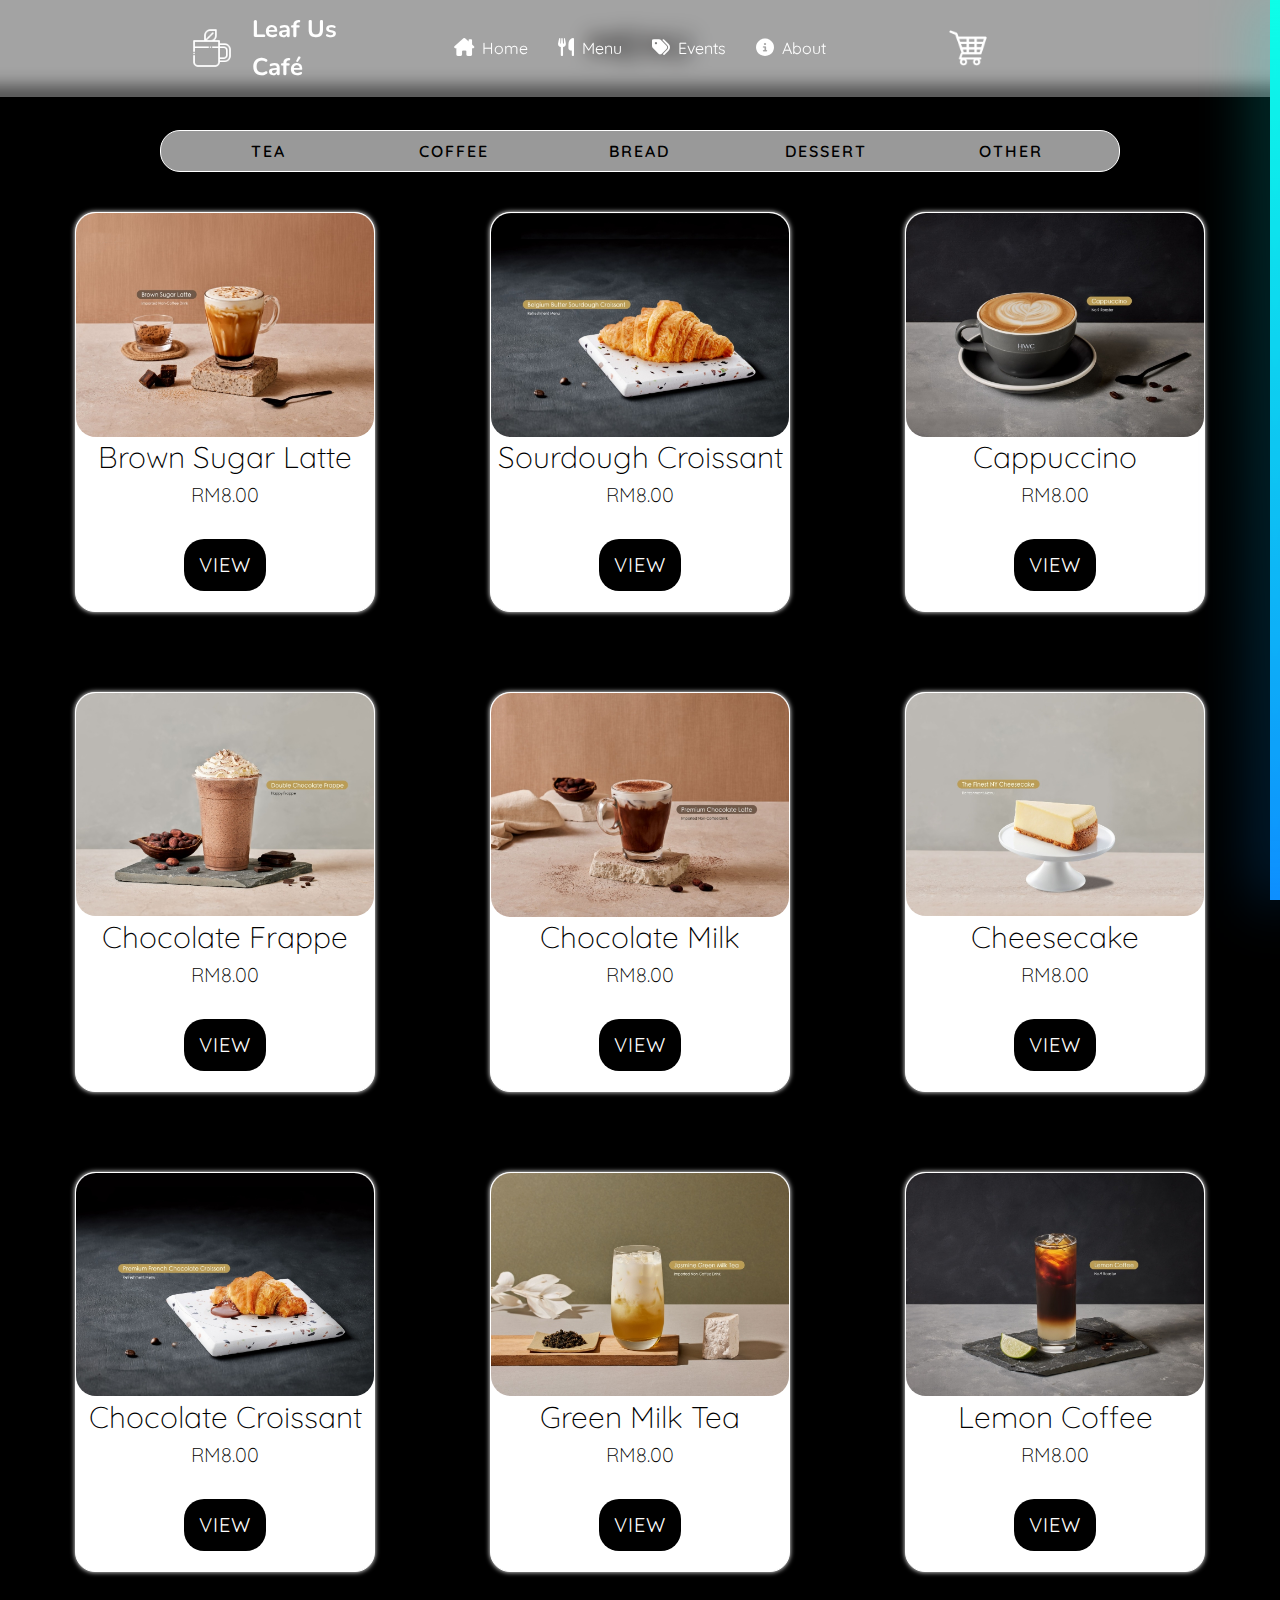
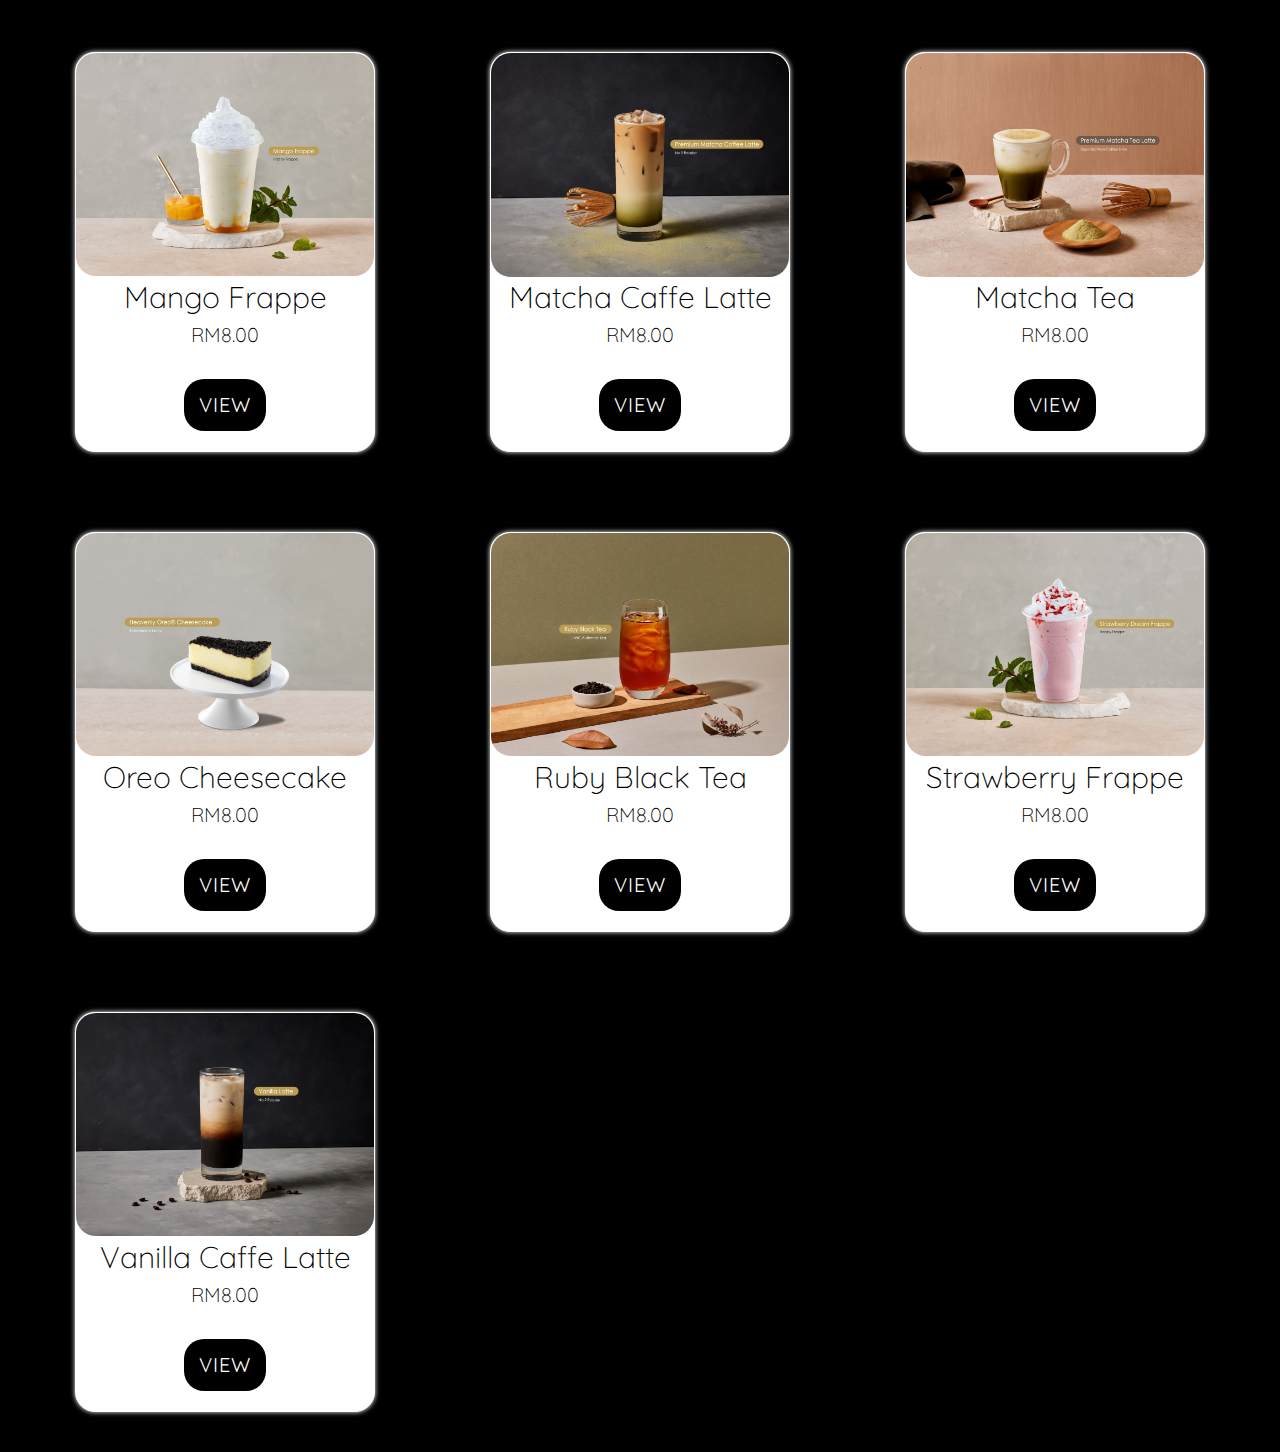
<file: menu.html>
<!DOCTYPE html>
<html lang="en">
<head>
	<meta charset="utf-8">
	<meta name="viewport" content="width=device-width, initial-scale=1">
	<meta name="description" content="Explore our menu at Leaf Us Cafe - Delicious coffee, pastries, and more">
	<meta name="keywords" content="cafe menu, coffee menu, tea menu, pastries, desserts, Leaf Us Café menu, coffee prices, cafe food, cafe drinks">

	<!-- Linked CSS -->
	<link rel="stylesheet" href="css/base.css">
	<link rel="stylesheet" href="css/nav.css">
	<link rel="stylesheet" href="css/home.css">
	<link rel="stylesheet" href="css/menu.css">
	

	<!-- Font Icon -->
	<link rel="stylesheet" href="https://cdnjs.cloudflare.com/ajax/libs/font-awesome/6.1.1/css/all.min.css">

	<!-- Font Type -->
	<link rel="preconnect" href="https://fonts.googleapis.com">
	<link rel="preconnect" href="https://fonts.gstatic.com" crossorigin>
	<link href="https://fonts.googleapis.com/css2?family=Nunito:wght@400;700&family=Quicksand:wght@300;400;700&display=swap" rel="stylesheet">


	<title> Leaf Us Cafe - Menu</title>

	<!-- Google tag (gtag.js) -->
<script async src="https://www.googletagmanager.com/gtag/js?id=G-MTXMH03YM8"></script>
<script>
  window.dataLayer = window.dataLayer || [];
  function gtag(){dataLayer.push(arguments);}
  gtag('js', new Date());

  gtag('config', 'G-MTXMH03YM8');
</script>

</head>
<body>

	<!-- Customized scroll bar -->
	<div id="progressbar"></div>
	<div id="scrollPath"></div>
	<!-- End of Customized scroll bar -->

	<!-- Header -->
	<header>
		<div class="cafe">
			<img class="logo" src="asset/other/logo.png" alt="Leaf Us Café Logo">
			<div class="name">Leaf Us Café</div>
		</div>

		<nav>
			<ul class="nav_link">
				<li><a href="index.html"><i class="fa-solid fa-house-chimney"></i><span>Home</span></a></li>
				<li><a href="#menu_background"><i class="fa-solid fa-utensils"></i><span>Menu</span></a></li>
				<li><a href="index.html#event_background"><i class="fa-solid fa-tags"></i><span>Events</span></a></li>
				<li><a href="index.html#about_background"><i class="fa-solid fa-circle-info"></i><span>About</span></a></li>
			</ul>
		</nav>

		<img class="cart-icon" src="asset/other/shopping_cart.png" alt="Shopping Cart">
		<button class="mobile-menu-btn">
			<i class="fa-solid fa-bars"></i>
		</button>
	</header>

	<div class="wrapper">
		<div class="category-filter">
			<div class="fcontainer">
				<div class="caption">
					<h1>Menu</h1>
				</div>

				<!-- Filter bar -->
				<div class="filter-btns">
					<button type="button" class="filter-btn">Tea</button>
					<button type="button" class="filter-btn">Coffee</button>
					<button type="button" class="filter-btn">Bread</button>
					<button type="button" class="filter-btn">Dessert</button>
					<button type="button" class="filter-btn">Other</button>
				</div>
				<!-- End of filter bar -->

				<!-- Product list -->
				<div class="filter-items">
					<div class="product">
						<div class=pcard>
							<h2 class=pname>Brown Sugar Latte</h2>
							<span class="price">RM8.00</span>
							<a class="popup-btn">View</a>
							<img src="asset/menu/brown sugar caffe latte.jpg" class="p_img">
						</div>
						<div class="popup-view">
							<div class="popup-card">
								<a><i class="fa-solid fa-xmark"></i></a>
								<div class="p_img">
									<img src="asset/menu/brown sugar caffe latte.jpg">
								</div>
								<div class="info">
									<h2 class=pname>Brown Sugar Latte<br><span>Coffee</span></h2>
									<p>Brown Sugar Caffe Latte is a sweet and soft coffee drink made from espresso, brown sugar, and milk. It's perfect for an afternoon dessert.</p>
									<span class="price">RM8.00</span>
									<a href="#" class="add-cart">Add to Cart</a>
									<a href="#" class="add-wish">Add to Wishlish</a>
								</div>
							</div>
						</div>
					</div>
					<div class="product">
						<div class=pcard>
							<h2 class=pname>Sourdough Croissant</h2>
							<span class="price">RM8.00</span>
							<a class="popup-btn">View</a>
							<img src="asset/menu/butter sourdough croissant.jpg" class="p_img">
						</div>
						<div class="popup-view">
							<div class="popup-card">
								<a><i class="fa-solid fa-xmark"></i></a>
								<div class="p_img">
									<img src="asset/menu/butter sourdough croissant.jpg">
								</div>
								<div class="info">
									<h2 class=pname>Sourdough Croissant<br><span>Bread</span></h2>
									<p>Since we don't use any commercial yeast, our sourdough croissants rise very slowly and take 3 days. The thin layers of cream are perfectly balanced by the slightly tart flavors that this berry-like process creates.</p>
									<span class="price">RM8.00</span>
									<a href="#" class="add-cart">Add to Cart</a>
									<a href="" class="add-wish">Add to Wishlish</a>
								</div>
							</div>
						</div>
					</div>
					<div class="product">
						<div class=pcard>
							<h2 class=pname>Cappuccino</h2>
							<span class="price">RM8.00</span>
							<a class="popup-btn">View</a>
							<img src="asset/menu/cappuccino.jpg" class="p_img">
						</div>
						<div class="popup-view">
							<div class="popup-card">
								<a><i class="fa-solid fa-xmark"></i></a>
								<div class="p_img">
									<img src="asset/menu/cappuccino.jpg">
								</div>
								<div class="info">
									<h2 class=pname>Cappuccino<br><span>Coffee</span></h2>
									<p>A cappuccino is made with equal parts double espresso, steamed milk, and steamed milk foam. Cream can be used instead of milk. It is generally smaller in volume than a latte and has a thicker layer of microfoam.</p>
									<span class="price">RM8.00</span>
									<a href="#" class="add-cart">Add to Cart</a>
									<a href="" class="add-wish">Add to Wishlish</a>
								</div>
							</div>
						</div>
					</div>
					<div class="product">
						<div class=pcard>
							<h2 class=pname>Chocolate Frappe</h2>
							<span class="price">RM8.00</span>
							<a class="popup-btn">View</a>
							<img src="asset/menu/chocolate frappe.jpg" class="p_img">
						</div>
						<div class="popup-view">
							<div class="popup-card">
								<a><i class="fa-solid fa-xmark"></i></a>
								<div class="p_img">
									<img src="asset/menu/chocolate frappe.jpg">
								</div>
								<div class="info">
									<h2 class=pname>Chocolate Frappe<br><span>Coffee</span></h2>
									<p>Chocolate Frappe includes cream, ice, sugar and chocolate syrup. You can top it with whipped cream, more chocolate syrup, and mini chocolate chips if you like. It is a delicious, creamy, chocolate treat drink!</p>
									<span class="price">RM8.00</span>
									<a href="#" class="add-cart">Add to Cart</a>
									<a href="" class="add-wish">Add to Wishlish</a>
								</div>
							</div>
						</div>
					</div>
					<div class="product">
						<div class=pcard>
							<h2 class=pname>Chocolate Milk</h2>
							<span class="price">RM8.00</span>
							<a class="popup-btn">View</a>
							<img src="asset/menu/chocolate milk.jpg" class="p_img">
						</div>
						<div class="popup-view">
							<div class="popup-card">
								<a><i class="fa-solid fa-xmark"></i></a>
								<div class="p_img">
									<img src="asset/menu/chocolate milk.jpg">
								</div>
								<div class="info">
									<h2 class=pname>Chocolate Milk<br><span>Other</span></h2>
									<p>It is made from dark chocolate that has a low cocoa solid content and higher sugar content, plus a milk product, but milk chocolate also uses milk powder to give it a creamier taste, texture, and lighter color.</p>
									<span class="price">RM8.00</span>
									<a href="#" class="add-cart">Add to Cart</a>
									<a href="" class="add-wish">Add to Wishlish</a>
								</div>
							</div>
						</div>
					</div>
					<div class="product">
						<div class=pcard>
							<h2 class=pname>Cheesecake</h2>
							<span class="price">RM8.00</span>
							<a class="popup-btn">View</a>
							<img src="asset/menu/finest ny cheesecake.jpg" class="p_img">
						</div>
						<div class="popup-view">
							<div class="popup-card">
								<a><i class="fa-solid fa-xmark"></i></a>
								<div class="p_img">
									<img src="asset/menu/finest ny cheesecake.jpg">
								</div>
								<div class="info">
									<h2 class=pname>New York Cheesecake<br><span>Dessert</span></h2>
									<p>If you've been looking for the richest and creamiest cheesecake, this New York-style cheesecake might just be it! It is rich, bushy, tall and flat on top. It's made with cream cheese, eggs, egg yolks, and heavy or sour cream for richness and a smooth consistency. It is sometimes seasoned with lemon for extra freshness. The texture is fantastic and creamy and the taste is very good.</p>
									<span class="price">RM8.00</span>
									<a href="#" class="add-cart">Add to Cart</a>
									<a href="" class="add-wish">Add to Wishlish</a>
								</div>
							</div>
						</div>
					</div>
					<div class="product">
						<div class=pcard>
							<h2 class=pname>Chocolate Croissant</h2>
							<span class="price">RM8.00</span>
							<a class="popup-btn">View</a>
							<img src="asset/menu/french chocolate croissant.jpg" class="p_img">
						</div>
						<div class="popup-view">
							<div class="popup-card">
								<a><i class="fa-solid fa-xmark"></i></a>
								<div class="p_img">
									<img src="asset/menu/french chocolate croissant.jpg">
								</div>
								<div class="info">
									<h2 class=pname>French Chocolate Croissant<br><span>Bread</span></h2>
									<p>Chocolate croissants are flaky, buttery French pastries known as "pain au chocolat". A yeast-based dough layered with butter and rolled up with a chocolate bar.</p>
									<span class="price">RM8.00</span>
									<a href="#" class="add-cart">Add to Cart</a>
									<a href="" class="add-wish">Add to Wishlish</a>
								</div>
							</div>
						</div>
					</div>
					<div class="product">
						<div class=pcard>
							<h2 class=pname>Green Milk Tea</h2>
							<span class="price">RM8.00</span>
							<a class="popup-btn">View</a>
							<img src="asset/menu/jasmine green milk tea.jpg" class="p_img">
						</div>
						<div class="popup-view">
							<div class="popup-card">
								<a><i class="fa-solid fa-xmark"></i></a>
								<div class="p_img">
									<img src="asset/menu/jasmine green milk tea.jpg">
								</div>
								<div class="info">
									<h2 class=pname>Jasmine Green Milk Tea<br><span>Tea</span></h2>
									<p>Jasmine Green Milk Tea is a bubble tea with a very subtle, sweet and floral taste. Made from jasmine green tea, this milk tea is the most refreshing of all bubble teas. Then add fresh milk for extra creaminess, then top with tapioca pearls and cream.</p>
									<span class="price">RM8.00</span>
									<a href="#" class="add-cart">Add to Cart</a>
									<a href="" class="add-wish">Add to Wishlish</a>
								</div>
							</div>
						</div>
					</div>
					<div class="product">
						<div class=pcard>
							<h2 class=pname>Lemon Coffee</h2>
							<span class="price">RM8.00</span>
							<a class="popup-btn">View</a>
							<img src="asset/menu/lemon coffee.jpg" class="p_img">
						</div>
						<div class="popup-view">
							<div class="popup-card">
								<a><i class="fa-solid fa-xmark"></i></a>
								<div class="p_img">
									<img src="asset/menu/lemon coffee.jpg">
								</div>
								<div class="info">
									<h2 class=pname>Lemon Coffee<br><span>Coffee</span></h2>
									<p>If you're tired of the old taste of every cup of coffee, try lemon coffee. Not only will this new version of coffee give you much-needed caffeine, it will also help you prevent weight gain.</p>
									<span class="price">RM8.00</span>
									<a href="#" class="add-cart">Add to Cart</a>
									<a href="" class="add-wish">Add to Wishlish</a>
								</div>
							</div>
						</div>
					</div>
					<div class="product">
						<div class=pcard>
							<h2 class=pname>Mango Frappe</h2>
							<span class="price">RM8.00</span>
							<a class="popup-btn">View</a>
							<img src="asset/menu/mango frappe.jpg" class="p_img">
						</div>
						<div class="popup-view">
							<div class="popup-card">
								<a><i class="fa-solid fa-xmark"></i></a>
								<div class="p_img">
									<img src="asset/menu/mango frappe.jpg">
								</div>
								<div class="info">
									<h2 class=pname>Mango Frappe<br><span>Other</span></h2>
									<p>It has an amazing full flavoured, 99% fat free, milk based drink made to excite the senses and satisfy the palette. </p>
									<span class="price">RM8.00</span>
									<a href="#" class="add-cart">Add to Cart</a>
									<a href="" class="add-wish">Add to Wishlish</a>
								</div>
							</div>
						</div>
					</div>
					<div class="product">
						<div class=pcard>
							<h2 class=pname>Matcha Caffe Latte</h2>
							<span class="price">RM8.00</span>
							<a class="popup-btn">View</a>
							<img src="asset/menu/matcha caffe latte.jpg" class="p_img">
						</div>
						<div class="popup-view">
							<div class="popup-card">
								<a><i class="fa-solid fa-xmark"></i></a>
								<div class="p_img">
									<img src="asset/menu/matcha caffe latte.jpg">
								</div>
								<div class="info">
									<h2 class=pname>Matcha Caffe Latte<br><span>Tea</span></h2>
									<p>A matcha caffe latte consists of matcha Ise powder, vanilla sorbet, and milk to bring out rich matcha aroma and milk sweetness.</p>
									<span class="price">RM8.00</span>
									<a href="#" class="add-cart">Add to Cart</a>
									<a href="" class="add-wish">Add to Wishlish</a>
								</div>
							</div>
						</div>
					</div>
					<div class="product">
						<div class=pcard>
							<h2 class=pname>Matcha Tea</h2>
							<span class="price">RM8.00</span>
							<a class="popup-btn">View</a>
							<img src="asset/menu/matcha tea.jpg" class="p_img">
						</div>
						<div class="popup-view">
							<div class="popup-card">
								<a><i class="fa-solid fa-xmark"></i></a>
								<div class="p_img">
									<img src="asset/menu/matcha tea.jpg">
								</div>
								<div class="info">
									<h2 class=pname>Matcha Tea<br><span>Tea</span></h2>
									<p>Matcha milk tea tastes sweet, earthy and rich. It has a wonderful taste thanks to the unique combination of matcha powder, creamer and sweeteners.</p>
									<span class="price">RM8.00</span>
									<a href="#" class="add-cart">Add to Cart</a>
									<a href="" class="add-wish">Add to Wishlish</a>
								</div>
							</div>
						</div>
					</div>
					<div class="product">
						<div class=pcard>
							<h2 class=pname>Oreo Cheesecake</h2>
							<span class="price">RM8.00</span>
							<a class="popup-btn">View</a>
							<img src="asset/menu/oreo cheesecake.jpg" class="p_img">
						</div>
						<div class="popup-view">
							<div class="popup-card">
								<a><i class="fa-solid fa-xmark"></i></a>
								<div class="p_img">
									<img src="asset/menu/oreo cheesecake.jpg">
								</div>
								<div class="info">
									<h2 class=pname>Oreo Cheesecake<br><span>Dessert</span></h2>
									<p>Heavenly Oreo desserts are heavenly! Layers of chocolate pudding, cool whip and cream cheese. This dessert is a winner!</p>
									<span class="price">RM8.00</span>
									<a href="#" class="add-cart">Add to Cart</a>
									<a href="" class="add-wish">Add to Wishlish</a>
								</div>
							</div>
						</div>
					</div>
					<div class="product">
						<div class=pcard>
							<h2 class=pname>Ruby Black Tea</h2>
							<span class="price">RM8.00</span>
							<a class="popup-btn">View</a>
							<img src="asset/menu/ruby black tea.jpg" class="p_img">
						</div>
						<div class="popup-view">
							<div class="popup-card">
								<a><i class="fa-solid fa-xmark"></i></a>
								<div class="p_img">
									<img src="asset/menu/ruby black tea.jpg">
								</div>
								<div class="info">
									<h2 class=pname>Ruby Black Tea<br><span>Tea</span></h2>
									<p>Ruby Black Tea is a variety of tea tree cultivated from Assamese tea tress in Myanmar and Chin Xin tea tress in Taiwan. It is named Ruby Tea because the tea soup is bright red. Ruby tea is rich in flavor with aromas of cinnamon and mint.</p>
									<span class="price">RM8.00</span>
									<a href="#" class="add-cart">Add to Cart</a>
									<a href="" class="add-wish">Add to Wishlish</a>
								</div>
							</div>
						</div>
					</div>
					<div class="product">
						<div class=pcard>
							<h2 class=pname>Strawberry Frappe</h2>
							<span class="price">RM8.00</span>
							<a class="popup-btn">View</a>
							<img src="asset/menu/strawberry frappe.jpg" class="p_img">
						</div>
						<div class="popup-view">
							<div class="popup-card">
								<a><i class="fa-solid fa-xmark"></i></a>
								<div class="p_img">
									<img src="asset/menu/strawberry frappe.jpg">
								</div>
								<div class="info">
									<h2 class=pname>Strawberry Frappe<br><span>Other</span></h2>
									<p>Made with real berries, this Strawberry Frappe is topped with a delicious homemade strawberry syrup and smoothly finished with vanilla whipped cream. It tastes similar to a strawberry milkshake and it's not as thick as the ice cream drink, but still delicious and made with way less sugar.</p>
									<span class="price">RM8.00</span>
									<a href="#" class="add-cart">Add to Cart</a>
									<a href="" class="add-wish">Add to Wishlish</a>
								</div>
							</div>
						</div>
					</div>
					<div class="product">
						<div class=pcard>
							<h2 class=pname>Vanilla Caffe Latte</h2>
							<span class="price">RM8.00</span>
							<a class="popup-btn">View</a>
							<img src="asset/menu/vanilla caffe latte.jpg" class="p_img">
						</div>
						<div class="popup-view">
							<div class="popup-card">
								<a><i class="fa-solid fa-xmark"></i></a>
								<div class="p_img">
									<img src="asset/menu/vanilla caffe latte.jpg">
								</div>
								<div class="info">
									<h2 class=pname>Vanilla Caffe Latte<br><span>Coffee</span></h2>
									<p>This Iced Vanilla Café Latte you can purchase from our cafe. A smooth and creamy iced latte with a homemade vanilla syrup is the perfect pick-me-up during a long day.</p>
									<span class="price">RM8.00</span>
									<a href="#" class="add-cart">Add to Cart</a>
									<a href="" class="add-wish">Add to Wishlish</a>
								</div>
							</div>
						</div>
					</div>
				</div>
				<!-- End of product list -->

			</div>
		</div>
	</div>

	<script src="javascript/menu.js" type="text/javascript"></script>

	<script src="javascript/progressbar.js" type="text/javascript"></script>
</body>
</html>
</file>
<file: css/base.css>
:root {
  --primary-color: #2E7D32;
  --secondary-color: #81C784;
  --text-color: #333333;
  --background-color: #FFFFFF;
  --accent-color: #4CAF50;
  --gray-100: #f8f9fa;
  --gray-200: #e9ecef;
  --gray-300: #dee2e6;
  --gray-400: #ced4da;
  --gray-500: #adb5bd;
  --font-primary: 'Quicksand', sans-serif;
  --font-secondary: 'Nunito', sans-serif;
  --transition-speed: 0.3s;
  --container-width: 1200px;
  --section-spacing: 6rem;
}

/* Modern CSS Reset */
*, *::before, *::after {
  box-sizing: border-box;
  margin: 0;
  padding: 0;
}

html {
  scroll-behavior: smooth;
  font-size: 62.5%; /* 10px = 1rem */
}

body {
  font-family: var(--font-primary);
  font-size: 1.6rem;
  line-height: 1.6;
  color: var(--text-color);
  background-color: var(--background-color);
  overflow-x: hidden;
}

img {
  max-width: 100%;
  height: auto;
  display: block;
}

a {
  text-decoration: none;
  color: inherit;
  transition: color var(--transition-speed) ease;
}

button {
  cursor: pointer;
  border: none;
  background: none;
  font-family: inherit;
}

.container {
  max-width: var(--container-width);
  margin: 0 auto;
  padding: 0 2rem;
}

.section {
  padding: var(--section-spacing) 0;
}

/* Utility Classes */
.text-center { text-align: center; }
.mb-1 { margin-bottom: 1rem; }
.mb-2 { margin-bottom: 2rem; }
.mb-3 { margin-bottom: 3rem; }
.mb-4 { margin-bottom: 4rem; }
.mb-5 { margin-bottom: 5rem; }

/* Animations */
@keyframes fadeIn {
  from { opacity: 0; }
  to { opacity: 1; }
}

@keyframes slideUp {
  from {
    opacity: 0;
    transform: translateY(20px);
  }
  to {
    opacity: 1;
    transform: translateY(0);
  }
}

.fade-in {
  animation: fadeIn 1s ease-in;
}

.slide-up {
  animation: slideUp 1s ease-out;
}
</file>
<file: css/nav.css>
header {
	position: fixed;
	top: 0;
	left: 0;
	width: 100%;
	padding: 2rem;
	display: flex;
	justify-content: space-between;
	align-items: center;
	background: rgba(255, 255, 255, 0.95);
	backdrop-filter: blur(10px);
	box-shadow: 0 2px 10px rgba(0, 0, 0, 0.1);
	z-index: 1000;
	transition: all var(--transition-speed) ease;
}

header.scrolled {
	padding: 1rem 2rem;
}

.cafe {
	display: flex;
	align-items: center;
	gap: 1.5rem;
}

.cafe a {
	display: flex;
	align-items: center;
}

.logo {
	width: 4rem;
	height: auto;
	transition: transform var(--transition-speed) ease;
}

.logo:hover {
	transform: scale(1.1);
}

.name {
	font-family: var(--font-secondary);
	font-size: 2.4rem;
	font-weight: 700;
	color: var(--primary-color);
}

.nav_link {
	display: flex;
	gap: 3rem;
	list-style: none;
	margin: 0;
	padding: 0;
}

.nav_link li a {
	display: flex;
	align-items: center;
	gap: 0.8rem;
	font-size: 1.6rem;
	color: var(--text-color);
	transition: all var(--transition-speed) ease;
	text-decoration: none;
}

.nav_link li a i {
	font-size: 1.8rem;
}

.nav_link li a:hover {
	color: var(--primary-color);
	transform: translateY(-2px);
}

.nav-right {
	display: flex;
	align-items: center;
	gap: 2rem;
}

.cart-icon {
	width: 2.4rem;
	cursor: pointer;
	transition: transform var(--transition-speed) ease;
}

.cart-icon:hover {
	transform: scale(1.1);
}

/* Mobile Navigation */
.mobile-menu-btn {
	display: none;
	cursor: pointer;
	padding: 0.5rem;
	background: none;
	border: none;
	color: var(--text-color);
	font-size: 2rem;
}

.mobile-menu-btn:hover {
	color: var(--primary-color);
}

@media (max-width: 768px) {
	.mobile-menu-btn {
		display: block;
	}

	.nav_link {
		position: fixed;
		top: 8rem;
		left: 0;
		width: 100%;
		padding: 2rem;
		background: rgba(255, 255, 255, 0.95);
		backdrop-filter: blur(10px);
		flex-direction: column;
		gap: 2rem;
		transform: translateY(-100%);
		opacity: 0;
		transition: all var(--transition-speed) ease;
	}

	.nav_link.active {
		transform: translateY(0);
		opacity: 1;
	}

	.nav_link li a {
		padding: 1rem;
		justify-content: center;
	}
}
</file>
<file: css/home.css>
*{
	box-sizing: border-box;
	padding: 0;
	margin: 0;
	color: white;
}

body{
	background-color: rgb(0,0,0);
}

li, a, button{
	text-decoration: none;
}

h2{
	color: white;	
	text-align: center;
}

/*remove original scrollbar*/
::-webkit-scrollbar{
    width: 0;
}

/*customized scroll bar*/
#scrollPath{
    position: fixed;
    top: 0;
    right: 0;
    width: 10px;
    height: 100%;
    background: rgba(255, 255, 255, 0.05);
    z-index: 10000;
}

#progressbar{
    position: fixed;
    top: 0;
    right: 0;
    width: 10px;
    height: 100%;
    background: linear-gradient(to top, #008aff, #00ffe7);
    animation: animate 5s linear infinite;
    z-index: 10000;
}

@keyframes animate
{
    0%, 100%
    {
        filter: hue-rotate(0deg);
    }
    50%
    {
        filter: hue-rotate(360deg);
    }
}

#progressbar:before{
    content: '';
    position: absolute;
    top: 0;
    left: 0;
    width: 100%;
    background: linear-gradient(to top, #008aff, #00ffe7);
    filter: blur(10px);
}

#progressbar:after{
    content: '';
    position: absolute;
    top: 0;
    left: 0;
    width: 100%;
    height: 100%;
    background: linear-gradient(to top, #008aff, #00ffe7);
    filter: blur(30px);
}
/*End of Customizing Scroll Bar*/

/*Home Page */
#home_background {
	position: relative;
	min-height: 100vh;
	background: linear-gradient(rgba(0, 0, 0, 0.5), rgba(0, 0, 0, 0.5)),
				url('../asset/other/cafe-bg.jpg') no-repeat center center/cover;
	display: flex;
	flex-direction: column;
	align-items: center;
	padding-top: 8rem;
}

.home-title {
	font-size: 5rem;
	font-weight: 700;
	margin-bottom: 4rem;
	text-align: center;
	color: white;
	text-shadow: 2px 2px 4px rgba(0, 0, 0, 0.3);
	animation: slideUp 1s ease-out;
}

.Home_content {
	width: 100%;
	max-width: var(--container-width);
	padding: 0 2rem;
	display: grid;
	grid-template-columns: 1fr 1fr;
	gap: 4rem;
	align-items: center;
}

/* Slideshow Styling */
.slider {
	position: relative;
	width: 100%;
	height: 400px;
	border-radius: 15px;
	overflow: hidden;
	box-shadow: 0 10px 30px rgba(0, 0, 0, 0.3);
}

.slides {
	width: 500%;
	height: 100%;
	display: flex;
}

.slides input {
	display: none;
}

.slide {
	width: 20%;
	transition: 2s;
}

.slide img {
	width: 100%;
	height: 100%;
	object-fit: cover;
}

/* Manual Navigation */
.manualslide {
	position: absolute;
	width: 100%;
	bottom: 20px;
	display: flex;
	justify-content: center;
	gap: 1rem;
}

.manual_btn {
	padding: 7px;
	border-radius: 50%;
	cursor: pointer;
	border: 2px solid white;
	transition: 0.3s;
}

.manual_btn:hover {
	background: white;
}

#radio1:checked ~ .first {
	margin-left: 0;
}

#radio2:checked ~ .first {
	margin-left: -20%;
}

#radio3:checked ~ .first {
	margin-left: -40%;
}

/* Auto Navigation */
.autoslide {
	position: absolute;
	width: 100%;
	bottom: 20px;
	display: flex;
	justify-content: center;
	gap: 1rem;
}

.autoslide div {
	padding: 7px;
	border-radius: 50%;
	transition: 0.3s;
	border: 2px solid white;
}

#radio1:checked ~ .autoslide .autobtn1,
#radio2:checked ~ .autoslide .autobtn2,
#radio3:checked ~ .autoslide .autobtn3 {
	background: white;
}

/* Video Section */
.video-container {
	position: relative;
	width: 100%;
	height: 400px;
	border-radius: 15px;
	overflow: hidden;
	box-shadow: 0 10px 30px rgba(0, 0, 0, 0.3);
}

.video-container video {
	width: 100%;
	height: 100%;
	object-fit: cover;
}

.video-overlay {
	position: absolute;
	top: 0;
	left: 0;
	width: 100%;
	height: 100%;
	mix-blend-mode: screen;
}

.video-overlay img {
	width: 100%;
	height: 100%;
	object-fit: cover;
}

/* Welcome Message */
.welcome-message {
	text-align: left;
	animation: fadeIn 1s ease-in;
}

.welcome-message h2 {
	font-size: 3.6rem;
	margin-bottom: 2rem;
	color: var(--background-color);
}

.welcome-message p {
	font-size: 1.8rem;
	line-height: 1.8;
	margin-bottom: 3rem;
}

.cta-button {
	display: inline-block;
	padding: 1.5rem 3rem;
	background-color: var(--primary-color);
	color: white;
	border-radius: 30px;
	font-size: 1.8rem;
	transition: all var(--transition-speed) ease;
}

.cta-button:hover {
	background-color: var(--accent-color);
	transform: translateY(-2px);
	box-shadow: 0 5px 15px rgba(0, 0, 0, 0.3);
}

/* Features Section */
.features {
    padding: var(--section-spacing) 0;
    background: linear-gradient(135deg, #1a1a1a 0%, #2d2d2d 100%);
    color: white;
}

.section-title {
    font-size: 4rem;
    text-align: center;
    margin-bottom: 5rem;
    color: white;
    font-family: var(--font-secondary);
    position: relative;
    padding-bottom: 2rem;
}

.section-title::after {
    content: '';
    position: absolute;
    bottom: 0;
    left: 50%;
    transform: translateX(-50%);
    width: 80px;
    height: 4px;
    background: var(--accent-color);
    border-radius: 2px;
}

.features-grid {
    display: grid;
    grid-template-columns: repeat(auto-fit, minmax(280px, 1fr));
    gap: 3rem;
    padding: 0 2rem;
}

.feature-card {
    background: rgba(255, 255, 255, 0.05);
    backdrop-filter: blur(10px);
    padding: 3rem 2.5rem;
    border-radius: 20px;
    text-align: center;
    border: 1px solid rgba(255, 255, 255, 0.1);
    transition: all 0.3s ease;
    position: relative;
    overflow: hidden;
}

.feature-card::before {
    content: '';
    position: absolute;
    top: 0;
    left: 0;
    width: 100%;
    height: 100%;
    background: linear-gradient(45deg, transparent, rgba(255, 255, 255, 0.05));
    pointer-events: none;
}

.feature-card:hover {
    transform: translateY(-10px);
    box-shadow: 0 20px 40px rgba(0, 0, 0, 0.3);
    border-color: var(--accent-color);
}

.icon-wrapper {
    width: 80px;
    height: 80px;
    margin: 0 auto 2rem;
    background: linear-gradient(135deg, var(--primary-color), var(--accent-color));
    border-radius: 50%;
    display: flex;
    align-items: center;
    justify-content: center;
    position: relative;
    z-index: 1;
}

.icon-wrapper::after {
    content: '';
    position: absolute;
    width: 100%;
    height: 100%;
    background: inherit;
    border-radius: inherit;
    filter: blur(12px);
    opacity: 0.7;
    z-index: -1;
}

.feature-card i {
    font-size: 3rem;
    color: white;
}

.feature-card h3 {
    font-size: 2.2rem;
    color: white;
    margin: 1.5rem 0;
    font-family: var(--font-secondary);
}

.feature-card p {
    font-size: 1.6rem;
    color: rgba(255, 255, 255, 0.8);
    line-height: 1.6;
    margin-bottom: 2rem;
}

.feature-footer {
    margin-top: auto;
    padding-top: 2rem;
    border-top: 1px solid rgba(255, 255, 255, 0.1);
}

.feature-stat {
    display: inline-block;
    padding: 0.8rem 1.6rem;
    background: rgba(255, 255, 255, 0.1);
    border-radius: 20px;
    font-size: 1.4rem;
    color: var(--accent-color);
    font-weight: 600;
}

/* Responsive Design */
@media (max-width: 992px) {
	.Home_content {
		grid-template-columns: 1fr;
		gap: 3rem;
	}

	.slider, .video-container {
		height: 300px;
	}
}

@media (max-width: 768px) {
	.home-title {
		font-size: 3.5rem;
	}

	.slider, .video-container {
		height: 250px;
	}

	.Home_content {
		grid-template-columns: 1fr;
		text-align: center;
	}

	.welcome-message {
		text-align: center;
	}

	.section-title {
		font-size: 3rem;
		margin-bottom: 3rem;
	}

	.features-grid {
		grid-template-columns: 1fr;
		gap: 2rem;
	}

	.feature-card {
		padding: 2.5rem 2rem;
	}

	.icon-wrapper {
		width: 70px;
		height: 70px;
	}

	.feature-card i {
		font-size: 2.5rem;
	}
}

/* Custom Scrollbar */
#progressbar {
	position: fixed;
	top: 0;
	right: 0;
	width: 10px;
	height: 100%;
	background: linear-gradient(to top, var(--primary-color), var(--accent-color));
	animation: animate 5s linear infinite;
	z-index: 1000;
}

@keyframes animate {
	0%, 100% {
		filter: hue-rotate(0deg);
	}
	50% {
		filter: hue-rotate(360deg);
	}
}

#scrollPath {
	position: fixed;
	top: 0;
	right: 0;
	width: 10px;
	height: 100%;
	background: rgba(255, 255, 255, 0.05);
}

header{
	width: 100%;
	display: flex;
	justify-content: space-around;
	align-items: center;
	padding: 10px 10%;
	background-color: rgba(255, 255, 255, 0.1);
	z-index: 999;
}

/* Design of Navigation Bar */
.cafe{
	cursor: pointer;
	display: flex;
	justify-content:space-between;
	align-items: center;
	width: 150px;
}

.name{
	color: white;
}

.logo{
	width: 50px;
	filter: invert(1);
}

img[src*="shopping_cart"]{
	width: 50px;
	margin-right: 100px;
	filter: invert(1);
}
/* End of the Navigation Bar */

/* Menu Page */
#menu_background {
    background: linear-gradient(135deg, #1a1a1a 0%, #2d2d2d 100%);
    padding: var(--section-spacing) 0;
	position: relative;
}

.menu-grid {
    display: grid;
    grid-template-columns: repeat(auto-fit, minmax(300px, 1fr));
    gap: 3rem;
    margin-bottom: 4rem;
}

.menu-item {
    position: relative;
    border-radius: 20px;
    overflow: hidden;
    background: rgba(255, 255, 255, 0.05);
    backdrop-filter: blur(10px);
    transition: all 0.3s ease;
}

.menu-image {
    position: relative;
    aspect-ratio: 4/3;
    overflow: hidden;
}

.menu-image img {
    width: 100%;
    height: 100%;
    object-fit: cover;
    transition: transform 0.5s ease;
}

.menu-overlay {
    position: absolute;
    top: 0;
    left: 0;
    width: 100%;
    height: 100%;
    background: rgba(0, 0, 0, 0.7);
	display: flex;
    justify-content: center;
	align-items: center;
    opacity: 0;
    transition: opacity 0.3s ease;
}

.menu-btn {
    padding: 1rem 2rem;
    background: var(--accent-color);
    color: white;
    border-radius: 30px;
    transform: translateY(20px);
    transition: all 0.3s ease;
}

.menu-item:hover .menu-overlay {
    opacity: 1;
}

.menu-item:hover .menu-btn {
    transform: translateY(0);
}

.menu-item:hover .menu-image img {
    transform: scale(1.1);
}

.menu-info {
    padding: 2rem;
	text-align: center;
}

.menu-info h3 {
    font-size: 2rem;
    margin-bottom: 0.5rem;
    color: white;
}

.menu-category {
    display: inline-block;
    padding: 0.5rem 1.5rem;
    background: rgba(255, 255, 255, 0.1);
    border-radius: 20px;
    font-size: 1.4rem;
    color: var(--accent-color);
}

.menu-cta {
    text-align: center;
    margin-top: 4rem;
}

/* Event Section */
#event_background {
    background: linear-gradient(135deg, #1a1a1a 0%, #2d2d2d 100%);
    padding: var(--section-spacing) 0;
    min-height: 100vh;
    display: flex;
    align-items: center;
}

.events-grid {
	display: grid;
    grid-template-columns: repeat(auto-fit, minmax(350px, 1fr));
    gap: 4rem;
    padding: 2rem;
}

.event-card {
    background: rgba(255, 255, 255, 0.05);
    border-radius: 20px;
    padding: 3rem;
    display: flex;
    flex-direction: column;
    gap: 3rem;
    transition: transform 0.3s ease, box-shadow 0.3s ease;
	position: relative;
    overflow: hidden;
}

.event-card::before {
    content: '';
    position: absolute;
    top: 0;
    left: 0;
	width: 100%;
    height: 100%;
    background: linear-gradient(45deg, transparent, rgba(255, 255, 255, 0.05));
    pointer-events: none;
}

.event-card:hover {
    transform: translateY(-10px);
    box-shadow: 0 20px 40px rgba(0, 0, 0, 0.3);
}

.card-container {
    perspective: 1000px;
    height: 250px;
}

.card {
	position: relative;
    width: 100%;
    height: 100%;
    transform-style: preserve-3d;
    transition: transform 0.8s ease;
}

.event-card:hover .card {
    transform: rotateY(180deg);
}

.card-face {
	position: absolute;
	width: 100%;
	height: 100%;
    backface-visibility: hidden;
	display: flex;
	align-items: center;
    justify-content: center;
    border-radius: 15px;
    overflow: hidden;
    box-shadow: 0 5px 15px rgba(0, 0, 0, 0.2);
}

.card-face img {
	width: 100%;
    height: 100%;
    object-fit: cover;
}

.card-back {
    transform: rotateY(180deg);
}

.event-content {
	text-align: center;
}

.event-content h3 {
    font-size: 2.4rem;
    color: white;
    margin-bottom: 1.5rem;
    font-family: var(--font-secondary);
}

.event-content p {
    font-size: 1.6rem;
    color: rgba(255, 255, 255, 0.8);
    line-height: 1.6;
    margin-bottom: 2rem;
}

.event-btn {
    display: inline-block;
    padding: 1.2rem 2.4rem;
    background: var(--accent-color);
    color: white;
    border-radius: 30px;
    font-size: 1.6rem;
    transition: all 0.3s ease;
	position: relative;
    overflow: hidden;
}

.event-btn::before {
    content: '';
    position: absolute;
    top: 0;
    left: 0;
	width: 100%;
	height: 100%;
    background: linear-gradient(45deg, transparent, rgba(255, 255, 255, 0.2), transparent);
    transform: translateX(-100%);
    transition: transform 0.6s ease;
}

.event-btn:hover {
    transform: translateY(-2px);
    box-shadow: 0 5px 15px rgba(0, 0, 0, 0.3);
}

.event-btn:hover::before {
    transform: translateX(100%);
}

/* Animation for event cards */
.event-card {
    animation: fadeInUp 0.6s ease-out forwards;
    opacity: 0;
}

.event-card:nth-child(1) { animation-delay: 0.2s; }
.event-card:nth-child(2) { animation-delay: 0.4s; }
.event-card:nth-child(3) { animation-delay: 0.6s; }

/* Responsive Design */
@media (max-width: 992px) {
    .events-grid {
        grid-template-columns: repeat(auto-fit, minmax(300px, 1fr));
        gap: 3rem;
    }
}

@media (max-width: 768px) {
    .events-grid {
        grid-template-columns: 1fr;
        padding: 1rem;
    }

    .event-card {
        padding: 2rem;
    }

    .card-container {
        height: 200px;
    }

    .event-content h3 {
        font-size: 2rem;
    }
}

/*Promotion Card*/
.promotion{
	width: 100%;
	height: 42vh;
	position: relative;
	display: flex;
	flex-direction: row;
	justify-content: space-evenly;
	align-items: center;
	border-radius: 40px;
	box-shadow: inset 0 0 50px 10px #000;
	background-color: rgba(255, 255, 255, 1);
}

.promotion .card{
	z-index: 2;
	height: 80%;
}

.promotion .card img{
	width: 40vh;
	display: flex;
	flex-direction: column;
}

.promotion .card img[src$="front.jpg"]{
	box-shadow: 2px 2px 20px 0px #000;
}

.promotion .card img[src$="back.jpg"]{
	position: absolute;
	box-shadow: 5px 5px 20px 0px #000;
	top: 12vh;
	left: 28vh;
	z-index: -1;
}

.promotion p{
	color: black;
	font-family: 'Quicksand', sans-serif;
}

/*Voucher*/
.voucher{
	width: 100%;
	height: 44vh;
	position: relative;
	display: flex;
	flex-direction: row;
	justify-content: space-evenly;
	align-items: center;
	border-radius: 40px;
	box-shadow: inset 0 0 50px 10px #000;
	background-color: rgba(255, 255, 255, 1);
}

.voucher .card{
	z-index: 2;
	height: 80%;
}

.voucher .card img{
	width: 40vh;
	display: flex;
	flex-direction: column;
}

.voucher .card img[src$="front.jpg"]{
	box-shadow: -2px 4px 20px 0px #000;
}

.voucher .card img[src$="back.jpg"]{
	position: absolute;
	box-shadow: -5px 7px 20px 0px #000;
	top: 12vh;
	right: 28vh;
	z-index: -1;
}

.voucher p{
	text-align: right;
	color: black;
	font-family: 'Quicksand', sans-serif;
}

/*Membership Card*/
.membership{
	width: 100%;
	height: 40vh;
	position: relative;
	display: flex;
	flex-direction: row;
	justify-content: space-evenly;
	align-items: center;
	border-radius: 40px;
	box-shadow: inset 0 0 50px 10px #000;
	background-color: rgba(255, 255, 255, 1);
}

.membership .card{
	z-index: 2;
	height: 80%;
}

.membership .card img{
	width: 40vh;
	display: flex;
	flex-direction: column;
	border-radius: 20px;
}

.membership .card img[src$="front.jpg"]{
	box-shadow: 2px 2px 20px 0px #000;
}

.membership .card img[src$="back.jpg"]{
	position: absolute;
	box-shadow: 5px 5px 20px 0px #000;
	top: 12vh;
	left: 28vh;
	z-index: -1;
}

.membership p{
	color: black;
	font-family: 'Quicksand', sans-serif;
}

/* About Us Page */
#about_background {
    background: linear-gradient(135deg, #2d2d2d 0%, #1a1a1a 100%);
    padding: var(--section-spacing) 0;
    color: white;
}

.about-grid {
    display: grid;
    grid-template-columns: 1fr 1fr;
    gap: 4rem;
    margin-bottom: 6rem;
}

.about-content {
    padding: 2rem;
}

.about-subtitle {
    font-size: 2.8rem;
    margin-bottom: 2rem;
    color: white;
    font-family: var(--font-secondary);
}

.about-text {
    font-size: 1.6rem;
    line-height: 1.8;
    color: rgba(255, 255, 255, 0.8);
    margin-bottom: 3rem;
}

.about-stats {
    display: grid;
    grid-template-columns: repeat(3, 1fr);
    gap: 2rem;
}

.stat-item {
    text-align: center;
    padding: 2rem;
    background: rgba(255, 255, 255, 0.05);
    border-radius: 15px;
    transition: transform 0.3s ease;
}

.stat-item:hover {
    transform: translateY(-5px);
}

.stat-number {
    display: block;
    font-size: 3.6rem;
    font-weight: 700;
    color: var(--accent-color);
    margin-bottom: 0.5rem;
}

.stat-label {
    font-size: 1.4rem;
    color: rgba(255, 255, 255, 0.8);
}

.map-container {
    width: 100%;
    height: 400px;
    border-radius: 20px;
    overflow: hidden;
}

.map-container iframe {
	width: 100%;
	height: 100%;
    border: none;
}

/* Founder Section */
.founder-section {
    margin: 8rem 0;
    position: relative;
}

.founder-section::before {
    content: '';
    position: absolute;
    top: -4rem;
    left: 50%;
    transform: translateX(-50%);
    width: 100px;
    height: 4px;
    background: linear-gradient(90deg, transparent, var(--accent-color), transparent);
    border-radius: 2px;
}

.founder-grid {
    display: grid;
    grid-template-columns: repeat(auto-fit, minmax(300px, 1fr));
    gap: 4rem;
    margin-top: 4rem;
    padding: 2rem;
}

.founder-card {
    background: rgba(255, 255, 255, 0.05);
    border-radius: 30px;
    overflow: hidden;
    transition: all 0.5s ease;
    position: relative;
}

.founder-card::before {
    content: '';
    position: absolute;
    top: 0;
    left: 0;
	width: 100%;
    height: 100%;
    background: linear-gradient(45deg, transparent, rgba(255, 255, 255, 0.05));
    pointer-events: none;
}

.founder-card:hover {
    transform: translateY(-15px);
    box-shadow: 0 30px 60px rgba(0, 0, 0, 0.3);
}

.founder-image {
    position: relative;
    width: 100%;
    aspect-ratio: 1;
    overflow: hidden;
}

.founder-image img {
	width: 100%;
    height: 100%;
    object-fit: cover;
    transition: transform 0.8s ease;
}

.founder-overlay {
    position: absolute;
    top: 0;
    left: 0;
    width: 100%;
    height: 100%;
    background: linear-gradient(
        to bottom,
        transparent 0%,
        transparent 50%,
        rgba(0, 0, 0, 0.8) 100%
    );
    opacity: 0;
    transition: opacity 0.5s ease;
}

.founder-card:hover .founder-image img {
    transform: scale(1.1);
}

.founder-card:hover .founder-overlay {
    opacity: 1;
}

.founder-info {
    padding: 3rem;
	text-align: center;
    position: relative;
    background: linear-gradient(
        to bottom,
        rgba(255, 255, 255, 0.05),
        rgba(255, 255, 255, 0.02)
    );
    backdrop-filter: blur(10px);
}

.founder-info::before {
    content: '';
    position: absolute;
    top: 0;
    left: 50%;
    transform: translateX(-50%);
    width: 50px;
    height: 3px;
    background: var(--accent-color);
    border-radius: 2px;
}

.founder-info h4 {
    font-size: 2.4rem;
    font-weight: 700;
    color: white;
    margin-bottom: 1rem;
    font-family: var(--font-secondary);
}

.founder-role {
    display: inline-block;
    padding: 0.8rem 1.6rem;
    background: rgba(76, 175, 80, 0.1);
    border: 1px solid rgba(76, 175, 80, 0.2);
    border-radius: 20px;
    font-size: 1.4rem;
    color: var(--accent-color);
    margin-bottom: 2rem;
    transition: all 0.3s ease;
}

.founder-card:hover .founder-role {
    background: rgba(76, 175, 80, 0.2);
    border-color: var(--accent-color);
}

.founder-quote {
    font-size: 1.6rem;
    color: rgba(255, 255, 255, 0.8);
    line-height: 1.6;
    font-style: italic;
    position: relative;
    padding: 0 2rem;
}

.founder-quote::before,
.founder-quote::after {
    content: '"';
    position: absolute;
    font-size: 3rem;
    color: var(--accent-color);
    opacity: 0.5;
}

.founder-quote::before {
    left: 0;
    top: -1rem;
}

.founder-quote::after {
    right: 0;
    bottom: -2rem;
}

/* Responsive adjustments */
@media (max-width: 992px) {
    .founder-grid {
        grid-template-columns: repeat(auto-fit, minmax(280px, 1fr));
        gap: 3rem;
    }
}

@media (max-width: 768px) {
    .founder-section {
        margin: 6rem 0;
    }

    .founder-info {
        padding: 2rem;
    }

    .founder-info h4 {
        font-size: 2rem;
    }

    .founder-quote {
        font-size: 1.4rem;
    }
}

/* Animation for founder cards */
.founder-card {
    animation: fadeInUp 0.8s ease-out forwards;
    opacity: 0;
}

.founder-card:nth-child(1) { animation-delay: 0.3s; }
.founder-card:nth-child(2) { animation-delay: 0.5s; }
.founder-card:nth-child(3) { animation-delay: 0.7s; }

/* Contact Section */
.contact-section {
    background: rgba(255, 255, 255, 0.05);
    border-radius: 20px;
    padding: 4rem;
}

.contact-info {
    text-align: center;
}

.contact-logo {
    width: 80px;
    margin-bottom: 3rem;
    filter: invert(1);
}

.contact-details {
    display: grid;
    gap: 2rem;
    margin-bottom: 3rem;
}

.contact-item {
	display: flex;
	align-items: center;
    gap: 1.5rem;
}

.contact-item i {
    font-size: 2rem;
    color: var(--accent-color);
}

.contact-item p {
    font-size: 1.6rem;
    color: rgba(255, 255, 255, 0.8);
}

.social-links {
    display: flex;
    justify-content: center;
    gap: 2rem;
}

/* Animations */
@keyframes fadeInUp {
    from {
        opacity: 0;
        transform: translateY(30px);
    }
    to {
        opacity: 1;
        transform: translateY(0);
    }
}

.menu-item, .about-content, .founder-card {
    animation: fadeInUp 0.6s ease-out forwards;
    opacity: 0;
}

.menu-item:nth-child(1) { animation-delay: 0.1s; }
.menu-item:nth-child(2) { animation-delay: 0.2s; }
.menu-item:nth-child(3) { animation-delay: 0.3s; }
.menu-item:nth-child(4) { animation-delay: 0.4s; }
.menu-item:nth-child(5) { animation-delay: 0.5s; }
.menu-item:nth-child(6) { animation-delay: 0.6s; }

.founder-card:nth-child(1) { animation-delay: 0.3s; }
.founder-card:nth-child(2) { animation-delay: 0.5s; }
.founder-card:nth-child(3) { animation-delay: 0.7s; }
</file>
<file: css/menu.css>
*{
    margin: 0;
    padding: 0;
    box-sizing: border-box;
}

body{
    min-height: 100vh;
    background-color: #000;
}

/* remove original scrollbar */
::-webkit-scrollbar{
    width: 0;
}

/* customized scrollbar */
#scrollPath{
    position: fixed;
    top: 0;
    right: 0;
    width: 10px;
    height: 100%;
    background: rgba(255, 255, 255, 0.05);
}

#progressbar{
    position: fixed;
    top: 0;
    right: 0;
    width: 10px;
    height: 100%;
    background: linear-gradient(to top, #008aff, #00ffe7);
    animation: animate 5s linear infinite;
}

@keyframes animate
{
    0%, 100%
    {
        filter: hue-rotate(0deg);
    }
    50%
    {
        filter: hue-rotate(360deg);
    }
}

#progressbar:before{
    content: '';
    position: absolute;
    top: 0;
    left: 0;
    width: 100%;
    background: linear-gradient(to top, #008aff, #00ffe7);
    filter: blur(10px);
}

#progressbar:after{
    content: '';
    position: absolute;
    top: 0;
    left: 0;
    width: 100%;
    height: 100%;
    background: linear-gradient(to top, #008aff, #00ffe7);
    filter: blur(30px);
}
/* End of customized scrollbar */

/* button back to leaf us cafe webpage */
.homepage{
    text-align: center;
    font-size: 40px;
    margin: 20px;
}

.homepage a{
    color: white;
    text-decoration: none;
}
/* End */

.wrapper{
    width: 100%;
}

/* title */
.caption{
    display: flex;
    justify-content: space-around;
    align-items: center;
    background-color: rgba(255, 255, 255, 0.6);
    margin-bottom: 40px;
    width: 100%;
    height: 10vh;
}

.caption h1{
    text-transform: uppercase;
    color: #1b1919;
    font-weight: 800;
    font-size: 36px;
    letter-spacing: 1px;
}
/* End of the title */

/* filter bar */
.filter-btns{
    margin: 0 auto;
    background: rgba(255, 255, 255, 0.6);
    display: flex;
    justify-content: space-evenly;
    width: 75%;
    border: 1px solid white;
    border-radius: 20px;
}

.filter-btn{
    color: black;
    width: 10%;
    border: none;
    background: none;
    cursor: pointer;
    font-family: inherit;
    text-transform: uppercase;
    display: inline-block;
    margin: 10px 30px;
    font-size: 16px;
    font-weight: 600;
    letter-spacing: 2px;
    position: relative;
    transition: all 200ms ease-in-out;
}

.filter-btn::after{
    content: "";
    position: absolute;
    top: 110%;
    left: 50%;
    transform: translateX(-50%);
    height: 2px;
    width: 0;
    background-color: #555;
    transition: all 200ms ease-in-out;
}

.filter-btn:hover{
    color: #555;
}

.filter-btn:hover::after{
    width: 100%;
}

.active-btn{
    color: #555;
}

.active-btn::after{
    width: 100%;
}
/* End of filter bar */

/* Product list */
.filter-items{
    position: relative;
    display: grid;
    justify-content: space-evenly;
    align-content: space-between;
    grid-template-columns: auto auto auto;
    grid-template-rows: auto auto auto auto auto auto;
    width: 100%;
    height: 100vh;
}

.product .pcard{
    z-index: 1;
    background-color: #fff;
    position: relative;
    width: 300px;
    height: 400px;
    display: flex;
    justify-content: center;
    margin: 40px;
    border-radius: 20px;
    box-shadow: 0 0 5px 0 #fff;
    border: 1px solid white;
}

.product .pcard .p_img{
    z-index: 1;
    position: absolute;
    max-width: 100%;
    border-radius: 20px;
    top: 0;
}

.product .pcard .pname{
    z-index: 2;
    color: black;
    position: absolute;
    width: 100%;
    text-align: center;
    bottom: 130px;
    font-size: 30px;
    font-weight: 300;
}

.product .pcard .price{
    z-index: 2;
    color: black;
    position: absolute;
    width: 100%;
    text-align: center;
    bottom: 100px;
    font-size: 20px;
    font-weight: 300;
}

.product .pcard .popup-btn{
    z-index: 2;
    color: white;
    background: black;
    position: absolute;
    bottom: 20px;
    font-size: 20px;
    text-transform: uppercase;
    text-decoration: none;
    letter-spacing: 1px;
    padding: 10px 15px;
    border-radius: 20px;
    cursor: pointer;
}

.product .popup-view {
    z-index: 2000;
    background: rgba(0, 0, 0, 0.8);
    position: fixed;
    top: 0;
    right: 0;
    left: 0;
    bottom: 0;
    display: flex;
    justify-content: center;
    align-items: center;
    opacity: 0;
    visibility: hidden;
    transition: 500ms;
}

.product .popup-view.active {
    opacity: 1;
    visibility: visible;
}

.product .popup-card {
    position: relative;
    display: flex;
    width: 800px;
    height: 500px;
    background: #fff;
    border-radius: 10px;
    box-shadow: 0 5px 25px rgba(0, 0, 0, 0.25);
    transform: scale(0.8);
    transition: transform 300ms;
}

.product .popup-view.active .popup-card {
    transform: scale(1);
}

.product .popup-card .p_img {
    position: relative;
    width: 45%;
    height: 100%;
    display: flex;
    justify-content: center;
    align-items: center;
    overflow: hidden;
    border-top-left-radius: 10px;
    border-bottom-left-radius: 10px;
}

.product .popup-card .p_img img {
    width: 100%;
    height: 100%;
    object-fit: cover;
}

.product .popup-card .info {
    position: relative;
    width: 55%;
    height: 100%;
    padding: 30px;
    display: flex;
    flex-direction: column;
    background: #fff;
    border-top-right-radius: 10px;
    border-bottom-right-radius: 10px;
}

.product .popup-card .info h2 {
    font-size: 2.4rem;
    font-weight: 700;
    color: var(--primary-color);
    margin-bottom: 1rem;
    line-height: 1.2;
}

.product .popup-card .info h2 span {
    display: block;
    font-size: 1.4rem;
    color: var(--text-color);
    text-transform: uppercase;
    letter-spacing: 1px;
    margin-top: 0.5rem;
}

.product .popup-card .info p {
    font-size: 1.4rem;
    line-height: 1.6;
    color: var(--text-color);
    margin: 1.5rem 0;
    flex-grow: 1;
}

.product .popup-card .info .price {
    font-size: 2.2rem;
    font-weight: 600;
    color: var(--primary-color);
    margin-bottom: 1.5rem;
}

.product .popup-card .info .add-cart,
.product .popup-card .info .add-wish {
    display: inline-block;
    text-decoration: none;
    padding: 1rem 2rem;
    font-size: 1.4rem;
    font-weight: 600;
    text-transform: uppercase;
    border-radius: 50px;
    transition: all var(--transition-speed) ease;
}

.product .popup-card .info .add-cart {
    background: var(--primary-color);
    color: #fff;
    margin-bottom: 1rem;
}

.product .popup-card .info .add-cart:hover {
    background: var(--accent-color);
}

.product .popup-card .info .add-wish {
    color: var(--primary-color);
    border: 2px solid var(--primary-color);
    text-align: center;
}

.product .popup-card .info .add-wish:hover {
    background: var(--primary-color);
    color: #fff;
}

.product .popup-card .fa-xmark {
    position: absolute;
    top: 1rem;
    right: 1rem;
    font-size: 2rem;
    color: var(--primary-color);
    cursor: pointer;
    transition: color var(--transition-speed) ease;
    z-index: 10;
}

.product .popup-card .fa-xmark:hover {
    color: var(--accent-color);
}

/* Media queries */
@media (max-width: 900px) {
    .product .popup-card {
        flex-direction: column;
        width: 90%;
        max-width: 550px;
        height: auto;
    }

    .product .popup-card .p_img {
        width: 100%;
        height: 250px;
        border-radius: 10px 10px 0 0;
    }

    .product .popup-card .info {
        width: 100%;
        border-radius: 0 0 10px 10px;
    }

    .product .popup-card .info h2 {
        font-size: 2rem;
    }

    .product .popup-card .info p {
        font-size: 1.3rem;
        margin: 1rem 0;
    }

    .product .popup-card .info .price {
        font-size: 1.8rem;
    }
}

@media (max-width: 600px) {
    .product .popup-card .p_img {
        height: 200px;
    }

    .product .popup-card .info {
        padding: 20px;
    }

    .product .popup-card .info h2 {
        font-size: 1.8rem;
    }

    .product .popup-card .info p {
        font-size: 1.2rem;
    }
}
</file>
